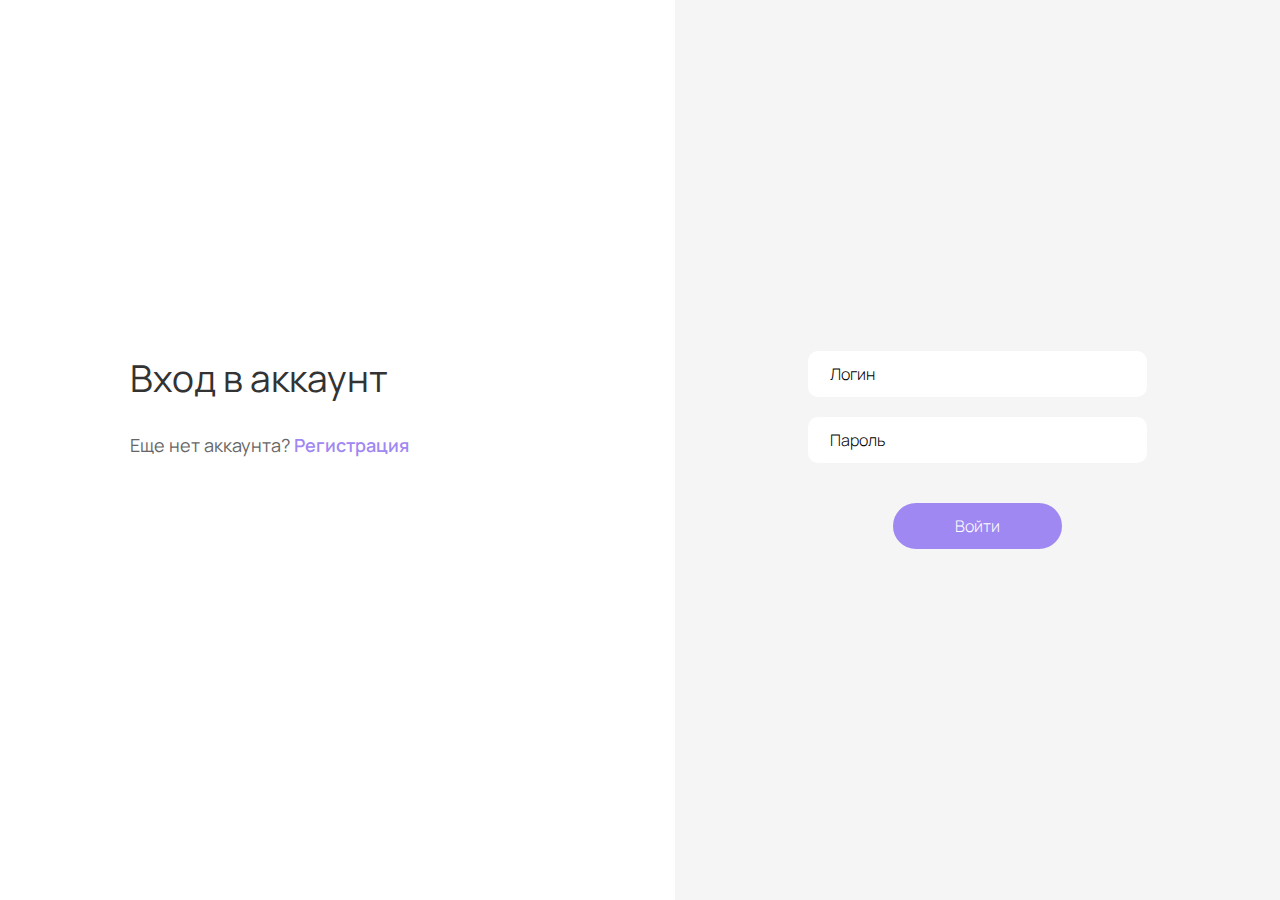
<file: frontend/templates/enter.html>
<!DOCTYPE html>
<html lang="ru">
<head>
    <meta charset="UTF-8" />
    <meta name="viewport" content="width=device-width, initial-scale=1.0" />
    <title>Вход в аккаунт</title>
    <link rel="preconnect" href="https://fonts.googleapis.com" />
    <link rel="preconnect" href="https://fonts.gstatic.com" crossorigin />
    <link
            href="https://fonts.googleapis.com/css2?family=Manrope:wght@300;400;600&display=swap"
            rel="stylesheet"
    />
    <link rel="stylesheet" href="../static/style.css" />
    <script src="https://code.jquery.com/jquery-3.6.0.min.js"></script>
</head>
<body class="form-page">
<div class="left-section">
    <h1>Вход в аккаунт</h1>
    <div class="auth-link">
        Еще нет аккаунта? <a href="registration.html">Регистрация</a>
    </div>
</div>

<div class="right-section">
    <div class="form-container">   
        <!-- Блок для сообщений об ошибке (изначально скрыт) -->
        <div id="error-message" style="display: none; color: #d32f2f; margin-bottom: 15px;"></div>

        <form id="loginForm">
            <div class="form-group">
                <input
                        type="text"
                        id="login"
                        name="username"
                        class="input-field"
                        placeholder="Логин"
                        required
                />
            </div>

            <div class="form-group">
                <input
                        type="password"
                        id="password"
                        name="password"
                        class="input-field"
                        placeholder="Пароль"
                        required
                />
            </div>
          
            <button type="submit" class="submit-btn">Войти</button>
        </form>
    </div>
</div>

<script>
    $(document).ready(function() {
        $('#loginForm').submit(function(e) {
            e.preventDefault();

            // Показываем состояние загрузки
            const $btn = $('.submit-btn');
            $btn.prop('disabled', true).text('Вход...'); //во время отправки блокируем кнопку и меняем текст
            $('#error-message').hide();

            // Отправка данных на сервер в формате json
            $.ajax({
                url: 'http://localhost:8080/api/v1/auth/login', //потом поменять
                type: 'POST',
                contentType: 'application/json',
                data: JSON.stringify({
                    username: $('#login').val(),
                    password: $('#password').val()
                }),
                success: function(response) {
                    console.log("Успешный ответ от сервера:", response);

                    if (response) {
                        document.cookie = `USER_JWT=${response}; path=/; max-age=${60*60*24*7}; Secure; SameSite=Strict`;
                        window.location.href = 'index.html';
                    } else {
                        console.error("Токен отсутствует в ответе:", response);
                        $('#error-message').text('Ошибка: токен не получен').show();
                        $btn.prop('disabled', false).text('Войти');
                    }
                },
                error: function(xhr) {
                    // Обработка ошибок
                    $btn.prop('disabled', false).text('Войти');

                    let errorText = 'Ошибка авторизации';
                    if (xhr.status === 401) {
                        errorText = 'Неверный логин или пароль';
                    } else if (xhr.status === 0) {
                        errorText = 'Сервер недоступен';
                    } else if (xhr.responseJSON && xhr.responseJSON.message) {
                        errorText = xhr.responseJSON.message;
                    }

                    $('#error-message').text(errorText).show();
                }
            });
        });
    });
</script>
</body>
</html>
</file>
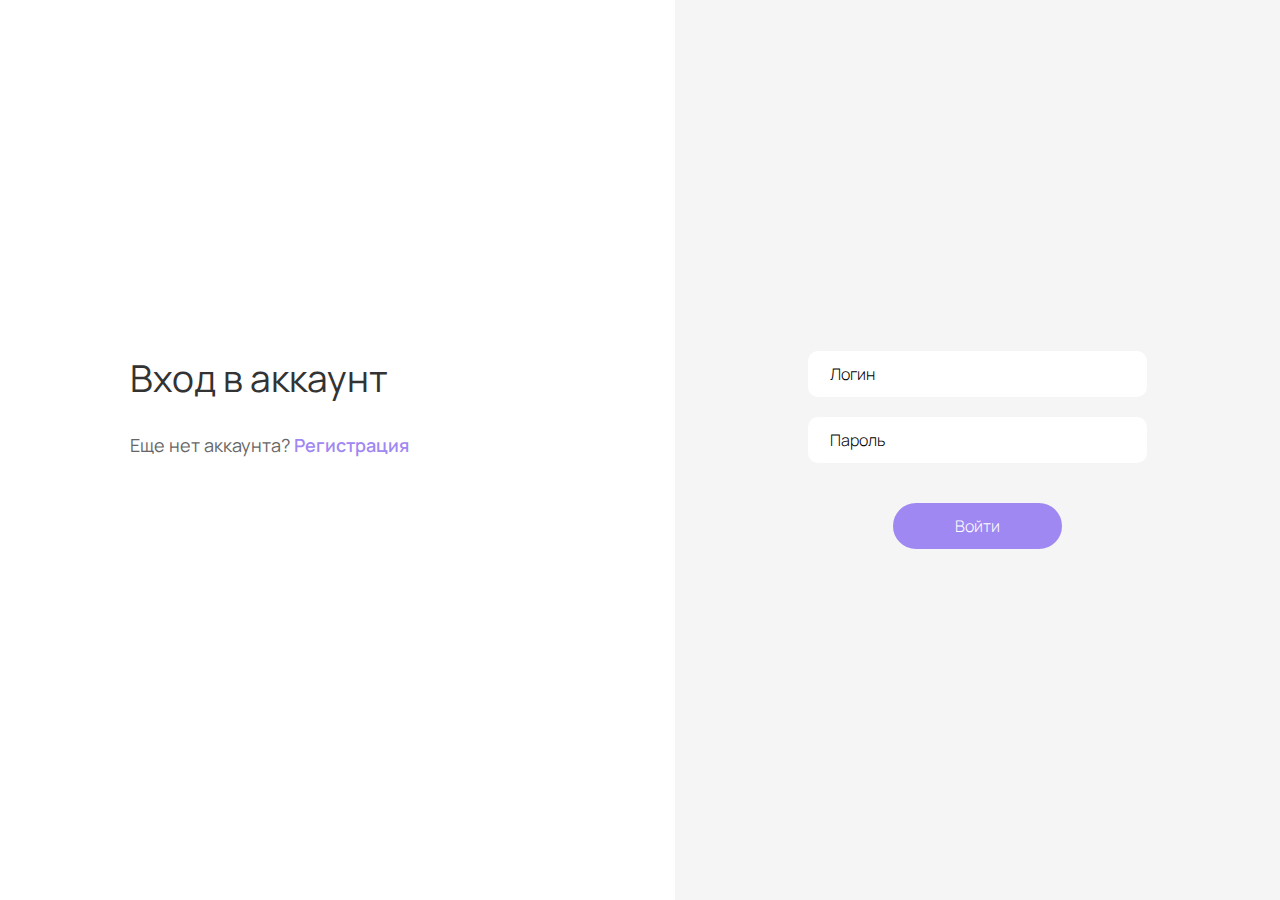
<file: frontend/templates/history.html>
<!DOCTYPE html>
<html lang="ru">
<head>
    <meta charset="UTF-8" />
    <meta name="viewport" content="width=device-width, initial-scale=1.0" />
    <title>История операций | Трекер финансов</title>
    <link rel="preconnect" href="https://fonts.googleapis.com" />
    <link rel="preconnect" href="https://fonts.gstatic.com" crossorigin />
    <link href="https://fonts.googleapis.com/css2?family=Manrope:wght@300;400;500;600;700&display=swap" rel="stylesheet" />
    <link rel="stylesheet" href="../static/style_history.css" />
    <script src="https://code.jquery.com/jquery-3.6.0.min.js"></script>
</head>
<body>
<!-- Боковое меню -->
<div class="side-menu">
    <div class="menu-item" title="Добавить операцию" id="addOperationBtn">
        <img src="../media/plus.png" alt="" />
    </div>
    <a href="index.html" class="menu-item" title="Дом">
        <img src="../media/home.png" alt="" />
    </a>
    <a href="#" class="menu-item active" title="История">
        <img src="../media/history.png" alt="" />
    </a>
    <a href="main.html" class="menu-item" title="Выход">
        <img src="../media/exit.png" alt="" />
    </a>
</div>

<div class="container">
    <!-- Основной контент -->
    <div class="content">
        <div class="history-header">
            <h1 class="history-title">История операций</h1>
        </div>

        <!-- История операций -->
        <div class="operations-container" id="operationsContainer">
            <!-- Операции будут загружаться динамически -->
        </div>
    </div>

    <!-- Фильтрация в стиле модального окна -->
    <div class="filters-sidebar">
        <h2 class="filters-title">Фильтрация</h2>

        <div class="filter-tabs">
            <div class="filter-tab active" data-filter-tab="income">Доход</div>
            <div class="filter-tab" data-filter-tab="expense">Расход</div>
        </div>

        <div class="filter-categories" id="filterCategories">
            <!-- Категории будут загружены динамически -->
        </div>

        <div class="filter-buttons">
            <button class="filter-btn apply">Применить</button>
            <button class="filter-btn reset">Сбросить</button>
        </div>
    </div>
</div>

<!-- Модальное окно для добавления операций -->
<div class="modal" id="operationModal" style="display:none;">
    <div class="modal-content">
        <span class="close" style="cursor:pointer;">&times;</span>

        <div class="tabs">
            <div class="tab" data-tab="income">Доход</div>
            <div class="tab active" data-tab="expense">Расход</div>
        </div>

        <input type="number" class="amount-input" id="operationAmount" placeholder="Введите сумму" />

        <div class="modal-categories" id="modalCategories">
            <!-- Категории будут подгружаться -->
        </div>

        <button class="submit-btn" id="submitOperation">Отправить</button>
    </div>
</div>

<script>
    const MOCK_DATA = {
        categories: {
            income: [
                {id: 1, name: "Вклад", amount: 45000, color: "#FFF8A5"},
                {id: 2, name: "Бизнес", amount: 32000, color: "#A7BDEE"},
                {id: 3, name: "Зарплата", amount: 120000, color: "#81E472"},
                {id: 4, name: "Аренда", amount: 25000, color: "#D6A7EE"},
                {id: 5, name: "Криптовалюта", amount: 8500, color: "#EEA7A8"},
                {id: 6, name: "Другое", amount: 5200, color: "#4C5BCF"}
            ],
            expense: [
                {id: 101, name: "Дом", amount: 35000, color: "#E2A7EE"},
                {id: 102, name: "Продукты", amount: 18000, color: "#B3EEA7"},
                {id: 103, name: "Хобби", amount: 12000, color: "#EEA7A8"},
                {id: 104, name: "Кафе", amount: 8500, color: "#EEC6A7"},
                {id: 105, name: "Здоровье", amount: 6200, color: "#A7ECEE"},
                {id: 106, name: "Другое", amount: 4300, color: "#EEEDA7"}
            ]
        }
    };

    const API_BASE_URL = 'http://localhost:8080/api/v1';
    const MOCK_MODE = true;

    function getJwtToken() {
        const cookies = document.cookie.split(';');
        for (let cookie of cookies) {
            const [name, value] = cookie.trim().split('=');
            if (name === 'USER_JWT') {
                return value;
            }
        }
        return null;
    }

    $.ajaxSetup({
        beforeSend: function(xhr) {
            const token = getJwtToken();
            if (token) {
                xhr.setRequestHeader('Authorization', 'Bearer ' + token);
            }
        }
    });

    function groupByDate(operations) {
        return operations.reduce((acc, op) => {
            const date = op.transactionDate.split('T')[0];
            if (!acc[date]) acc[date] = [];
            acc[date].push(op);
            return acc;
        }, {});
    }

    function formatDate(dateString) {
        const date = new Date(dateString);
        const options = { day: 'numeric', month: 'long' };
        return date.toLocaleDateString('ru-RU', options);
    }

    function displayGroupedOperations(groupedData) {
        const $container = $('#operationsContainer');
        $container.empty();

        if (!groupedData || Object.keys(groupedData).length === 0) {
            $container.append('<div class="no-data">Нет операций для отображения</div>');
            return;
        }

        Object.keys(groupedData)
            .sort((a, b) => new Date(b) - new Date(a))
            .forEach(date => {
                const dateElement = $(`<div class="operations-date">${formatDate(date)}</div>`);
                const dayContainer = $('<div class="operations-day">').append(dateElement);

                groupedData[date].forEach(op => {
                    const type = op.transactionType.toLowerCase();
                    const amountClass = type === 'income' ? 'income' : 'expense';
                    const amountSign = type === 'income' ? '+' : '-';

                    // Здесь можно заменить categoryId на название категории, если есть данные
                    let categoryName = op.categoryName || op.categoryId || 'Другое';

                    dayContainer.append(`
                        <div class="operation-item" data-id="${op.id}">
                            <span class="operation-category">${categoryName}</span>
                            <span class="operation-amount ${amountClass}">${amountSign}${op.amount.toLocaleString('ru-RU')} руб</span>
                        </div>
                    `);
                });

                $container.append(dayContainer);
            });
    }

    // Загрузка категорий для фильтра и модального окна
    function fetchCategories(type) {
        const typeParam = type.toLowerCase(); // исправлено, чтобы передавать lower case
        if (MOCK_MODE) return Promise.resolve(MOCK_DATA.categories[typeParam]);
        return $.get(`${API_BASE_URL}/categories?categoryType=${typeParam}`).then(response => response);
    }

    function showCategoriesInModal(categories) {
        if (!categories || categories.length === 0) {
            $('#modalCategories').html('<div class="error-message">Категории не найдены</div>');
            return;
        }

        let html = '';
        categories.forEach(cat => {
            html += `
            <div class="modal-category" data-id="${cat.id}">
              <div class="category-circle" style="background-color: ${cat.color || '#ccc'}"></div>
              ${cat.name}
            </div>
          `;
        });
        $('#modalCategories').html(html);

        $('.modal-category').click(function() {
            $('.modal-category').removeClass('selected');
            $(this).addClass('selected');
        });
    }

    // Отображение категорий для фильтра
    function showCategoriesInFilter(categories) {
        if (!categories || categories.length === 0) {
            $('#filterCategories').html('<div class="error-message">Категории не найдены</div>');
            return;
        }

        let html = '';
        categories.forEach(cat => {
            html += `
            <div class="filter-category" data-id="${cat.id}" style="cursor:pointer;">
                <div class="category-circle" style="background-color: ${cat.color || '#ccc'}"></div>
                ${cat.name}
            </div>
            `;
        });
        $('#filterCategories').html(html);

        // Обработчик выбора категории фильтра
        $('.filter-category').click(function() {
            $(this).toggleClass('selected');
        });
    }

    async function updateFilterUI() {
        const type = $('.filter-tab.active').data('filter-tab');
        $('#filterCategories').html('<div class="loading-message">Загрузка категорий...</div>');

        try {
            const categories = await fetchCategories(type);
            showCategoriesInFilter(categories);
        } catch (error) {
            console.error('Ошибка загрузки категорий для фильтра:', error);
            $('#filterCategories').html('<div class="error-message">Не удалось загрузить категории</div>');
            if (MOCK_MODE) {
                showCategoriesInFilter(MOCK_DATA.categories[type]);
            }
        }
    }

    async function updateModalCategories(type) {
        $('#modalCategories').html('<div class="loading-message">Загрузка категорий...</div>');
        try {
            const categories = await fetchCategories(type.toLowerCase());
            showCategoriesInModal(categories);
        } catch (error) {
            console.error('Ошибка загрузки категорий для модального окна:', error);
            $('#modalCategories').html('<div class="error-message">Не удалось загрузить категории</div>');
            if (MOCK_MODE) {
                showCategoriesInModal(MOCK_DATA.categories[type.toLowerCase()]);
            }
        }
    }

    async function loadOperations() {
        try {
            const type = $('.filter-tab.active').data('filter-tab').toUpperCase();
            const selectedCategories = $('.filter-category.selected').map((i, el) => $(el).data('id')).get();

            let url = `${API_BASE_URL}/transaction/history?type=${type}`;
            if (selectedCategories.length > 0) {
                url += `&categories=${selectedCategories.join(',')}`;
            }

            const response = await $.get(url);
            const grouped = groupByDate(response);
            displayGroupedOperations(grouped);
        } catch (error) {
            console.error('Ошибка загрузки операций:', error);
            if (error.status === 403) {
                alert('Сессия истекла. Пожалуйста, войдите снова.');
                window.location.href = 'enter.html';
            } else {
                $('#operationsContainer').html('<div class="error-message">Ошибка загрузки данных</div>');
            }
        }
    }

    function validateOperation(amount, categoryId) {
        if (isNaN(amount) || amount <= 0) {
            alert('Введите корректную сумму (больше 0)');
            return false;
        }
        if (!categoryId) {
            alert('Выберите категорию');
            return false;
        }
        return true;
    }

    $(document).ready(function() {
        if (!getJwtToken()) {
            alert('Пожалуйста, авторизуйтесь');
            window.location.href = 'enter.html';
            return;
        }

        loadOperations();
        updateFilterUI();

        $('.filter-tab').click(async function() {
            $('.filter-tab').removeClass('active');
            $(this).addClass('active');
            await updateFilterUI();
            loadOperations();
        });

        $('.filter-btn.apply').click(loadOperations);

        $('.filter-btn.reset').click(function() {
            $('.filter-category').removeClass('selected');
            loadOperations();
        });

        $('#addOperationBtn').click(function() {
            $('#operationModal').show();
            const type = $('.tab.active').data('tab').toUpperCase();
            updateModalCategories(type);
        });

        // Закрытие модального окна при клике на крестик или на фон (только если клик по самому фону)
        $('.close').click(() => $('#operationModal').hide());
        $('#operationModal').click(function(e) {
            if (e.target === this) {
                $('#operationModal').hide();
            }
        });

        $('.tab').click(function() {
            $('.tab').removeClass('active');
            $(this).addClass('active');
            const type = $(this).data('tab').toUpperCase();
            updateModalCategories(type);
        });

        $('#submitOperation').click(async function() {
            const amount = parseFloat($('#operationAmount').val());
            const type = $('.tab.active').data('tab').toUpperCase();
            const categoryId = $('.modal-category.selected').data('id');

            if (!validateOperation(amount, categoryId)) return;

            try {
                await $.ajax({
                    url: `${API_BASE_URL}/transaction`,
                    type: 'POST',
                    contentType: 'application/json',
                    data: JSON.stringify({
                        amount: amount,
                        transactionType: type,
                        categoryId: categoryId
                    })
                });

                $('#operationModal').hide();
                $('#operationAmount').val('');
                $('.modal-category.selected').removeClass('selected');
                loadOperations();
            } catch (error) {
                console.error('Ошибка при добавлении операции:', error);
                if (error.status === 403) {
                    alert('Сессия истекла. Пожалуйста, войдите снова.');
                    window.location.href = 'enter.html';
                } else {
                    alert('Не удалось добавить операцию: ' + (error.responseJSON?.message || error.statusText || 'Ошибка'));
                }
            }
        });
    });
</script>
</body>
</html>
</file>
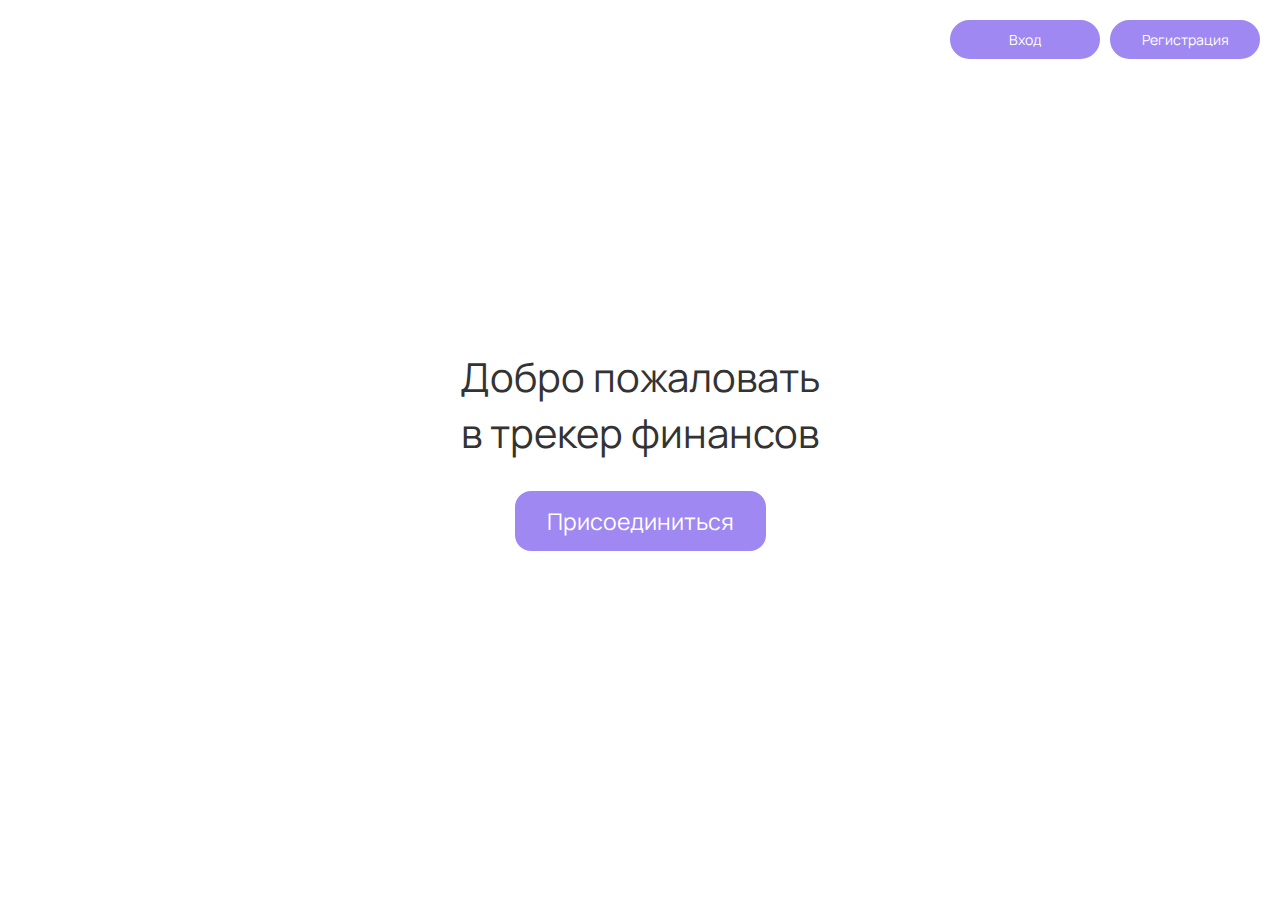
<file: frontend/templates/main.html>
<!DOCTYPE html>
<html lang="ru">
<head>
  <meta charset="UTF-8" />
  <meta name="viewport" content="width=device-width, initial-scale=1.0" />
  <title>Трекер финансов</title>
  <link rel="preconnect" href="https://fonts.googleapis.com" />
  <link rel="preconnect" href="https://fonts.gstatic.com" crossorigin />
  <link
          href="https://fonts.googleapis.com/css2?family=Manrope:wght@400&display=swap"
          rel="stylesheet"
  />
  <link
          href="https://fonts.googleapis.com/css2?family=Manrope:wght@300;400;600&display=swap"
          rel="stylesheet"
  />
  <link rel="stylesheet" href="../static/style.css" />
</head>
<body class="main-page">
<div class="auth-buttons">
  <a href="enter.html" class="auth-btn">Вход</a>
  <a href="registration.html" class="auth-btn">Регистрация</a>
</div>

<div class="welcome-text">Добро пожаловать<br />в трекер финансов</div>
<a href="registration.html" class="join-link">Присоединиться</a>
</body>
</html>
</file>
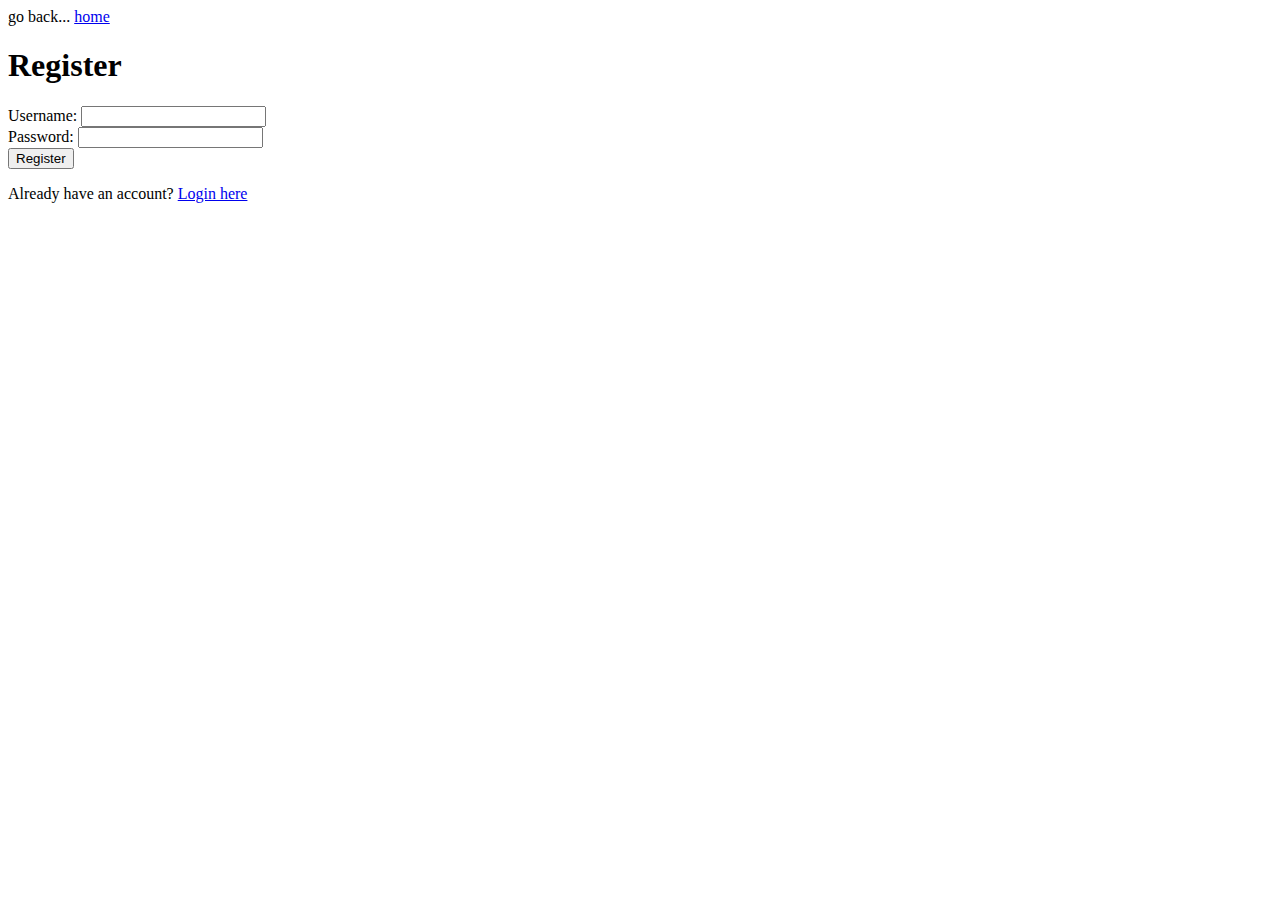
<file: frontend/templates/register.html>
<!DOCTYPE html>
<html lang="en">
<head>
    <meta charset="UTF-8">
    <title>Register</title>
</head>
<body>
go back...

<a href="/home">home</a>
<h1>Register</h1>
<form method="post" action="/register">
    <div>
        <label for="username">Username:</label>
        <input type="text" id="username" name="username" required>
        <span th:if="${error}" style="color:red" th:text="${error}"></span>
    </div>
    <div>
        <label for="password">Password:</label>
        <input type="password" id="password" name="password" required>
    </div>
    <button type="submit">Register</button>
</form>
<p>Already have an account? <a href="/login">Login here</a></p>

</body>
</html>
</file>
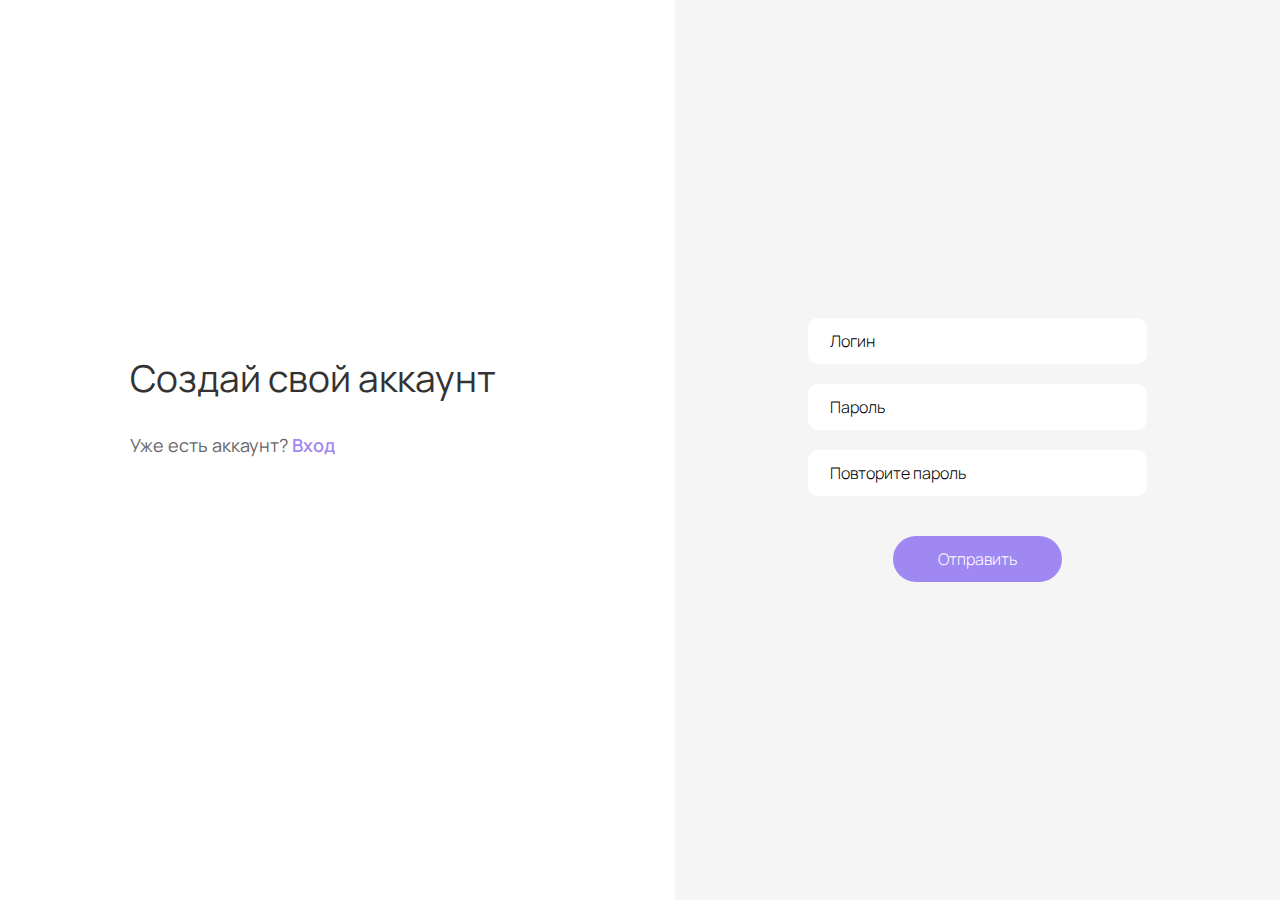
<file: frontend/templates/registration.html>
<!DOCTYPE html>
<html lang="ru">
<head>
    <meta charset="UTF-8" />
    <meta name="viewport" content="width=device-width, initial-scale=1.0" />
    <title>Регистрация</title>
    <link rel="preconnect" href="https://fonts.googleapis.com" />
    <link rel="preconnect" href="https://fonts.gstatic.com" crossorigin />
    <link
            href="https://fonts.googleapis.com/css2?family=Manrope:wght@300;400;600&display=swap"
            rel="stylesheet"
    />
    <link rel="stylesheet" href="../static/style.css" />
    <script src="https://code.jquery.com/jquery-3.6.0.min.js"></script>
</head>
<body class="form-page">
<div class="left-section">
    <h1>Создай свой аккаунт</h1>
    <div class="auth-link">
        Уже есть аккаунт? <a href="enter.html">Вход</a>
    </div>
</div>

<div class="right-section">
    <div class="form-container">
        <!-- Блок для сообщений об ошибке (изначально скрыт) -->
        <div id="error-message" style="display: none; color: #d32f2f; margin-bottom: 15px;"></div>
        <div id="success-message" style="display: none; color: #2e7d32; margin-bottom: 15px;"></div>

        <form id="registerForm">
            <div class="form-group">
                <input
                        type="text"
                        id="login"
                        name="username"
                        class="input-field"
                        placeholder="Логин"
                        required
                />
            </div>

            <div class="form-group">
                <input
                        type="password"
                        id="password"
                        name="password"
                        class="input-field"
                        placeholder="Пароль"
                        required
                />
            </div>

            <div class="form-group">
                <input
                        type="password"
                        id="confirm-password"
                        name="confirmPassword"
                        class="input-field"
                        placeholder="Повторите пароль"
                        required
                />
            </div>

            <button type="submit" class="submit-btn">Отправить</button>
        </form>
    </div>
</div>

<script>
    $(document).ready(function() {
        $('#registerForm').submit(function(e) {
            e.preventDefault();

            // Проверка совпадения паролей, возможно это на бэке надо было делать, но если что просто убрать 8 строчек
            const password = $('#password').val();
            const confirmPassword = $('#confirm-password').val();

            if (password !== confirmPassword) {
                $('#error-message').text('Пароли не совпадают').show();
                $('#success-message').hide();
                return;
            }

            // Показываем состояние загрузки
            const $btn = $('.submit-btn');
            $btn.prop('disabled', true).text('Регистрация...'); //при отправке кнопка не работает и меняется текст
            $('#error-message').hide();
            $('#success-message').hide();

            // Отправка данных на сервер в формате json
            $.ajax({
                url: 'http://localhost:8080/api/v1/auth/register',
                type: 'POST',
                contentType: 'application/json',
                data: JSON.stringify({
                    username: $('#login').val(),
                    password: password
                }),
                success: function(response) {
                    // Успешная регистрация
                    $btn.prop('disabled', false).text('Отправить');
                    $('#success-message').text('Регистрация прошла успешно!').show();

                    // Опционально: перенаправление после задержки
                    setTimeout(() => {
                        window.location.href = 'enter.html'; // Перенаправляем на страницу входа через 1,5 секунды (нужно ли?)
                    }, 1500);
                },
                error: function(xhr) {
                    // Обработка ошибок
                    $btn.prop('disabled', false).text('Зарегистрироваться');

                    let errorText = 'Ошибка регистрации';
                    if (xhr.status === 400) {
                        errorText = 'Некорректные данные';
                    } else if (xhr.status === 409) {
                        errorText = 'Пользователь с таким логином уже существует';
                    } else if (xhr.status === 0) {
                        errorText = 'Сервер недоступен';
                    } else if (xhr.responseJSON && xhr.responseJSON.message) {
                        errorText = xhr.responseJSON.message;
                    }

                    $('#error-message').text(errorText).show();
                }
            });
        });
    });
</script>
</body>
</html>
</file>
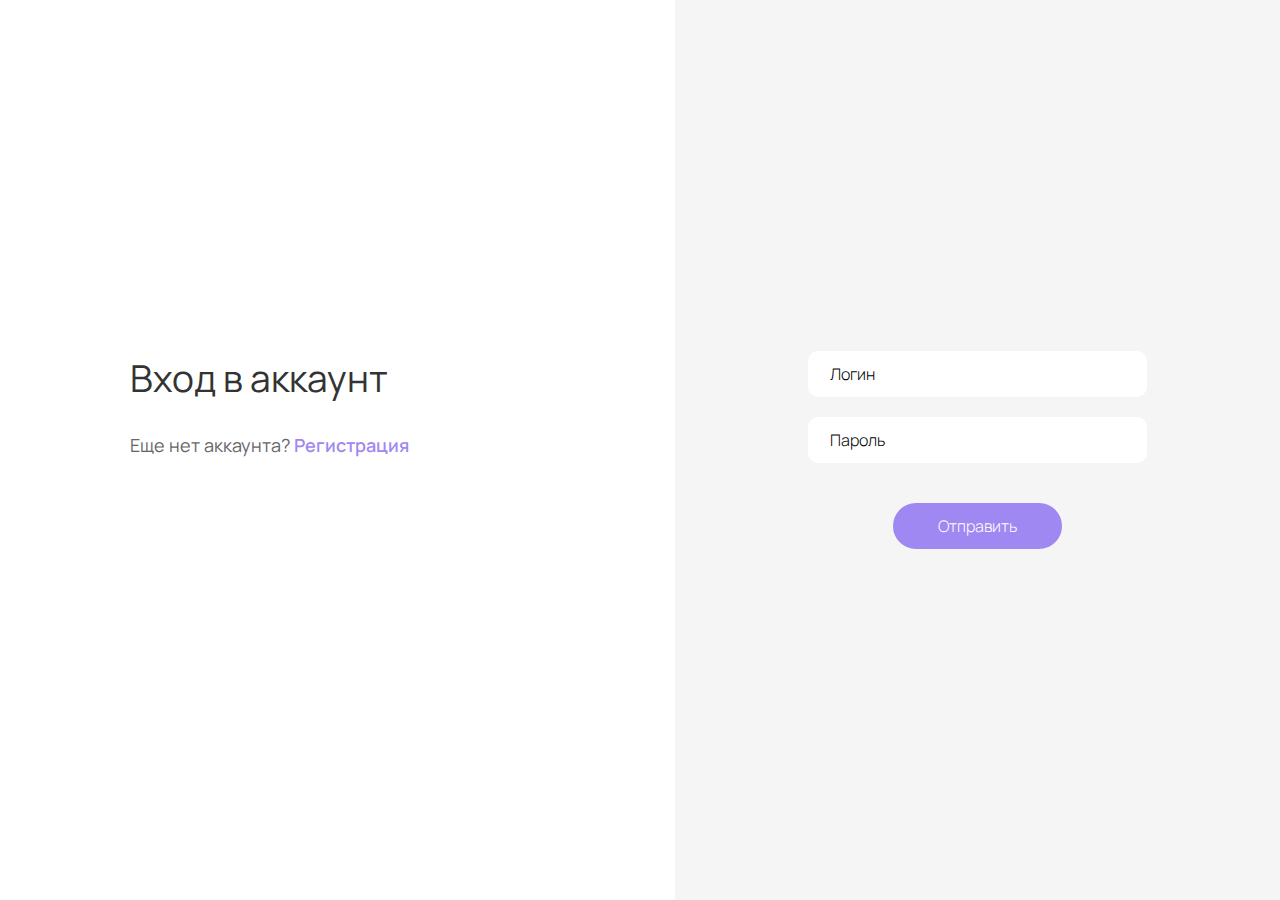
<file: src/main/resources/templates/enter.html>
<!DOCTYPE html>
<html lang="ru">
<head>
    <meta charset="UTF-8" />
    <meta name="viewport" content="width=device-width, initial-scale=1.0" />
    <title>Вход в аккаунт</title>
    <link rel="preconnect" href="https://fonts.googleapis.com" />
    <link rel="preconnect" href="https://fonts.gstatic.com" crossorigin />
    <link
            href="https://fonts.googleapis.com/css2?family=Manrope:wght@300;400;600&display=swap"
            rel="stylesheet"
    />
    <link
            href="https://fonts.googleapis.com/css2?family=Manrope:wght@300;400;600&display=swap"
            rel="stylesheet"
    />
    <link rel="stylesheet" href="../static/style.css" />
</head>
<body class="form-page">
<div class="left-section">
    <h1>Вход в аккаунт</h1>
    <div class="auth-link">
        Еще нет аккаунта? <a href="registration.html">Регистрация</a>
    </div>
</div>

<div class="right-section">
    <div class="form-container">
        <form>
            <div class="form-group">
                <input
                        type="text"
                        id="login"
                        class="input-field"
                        placeholder="Логин"
                        required
                />
            </div>

            <div class="form-group">
                <input
                        type="password"
                        id="password"
                        class="input-field"
                        placeholder="Пароль"
                        required
                />
            </div>

            <button type="submit" class="submit-btn">Отправить</button>
        </form>
    </div>
</div>
</body>
</html>
</file>
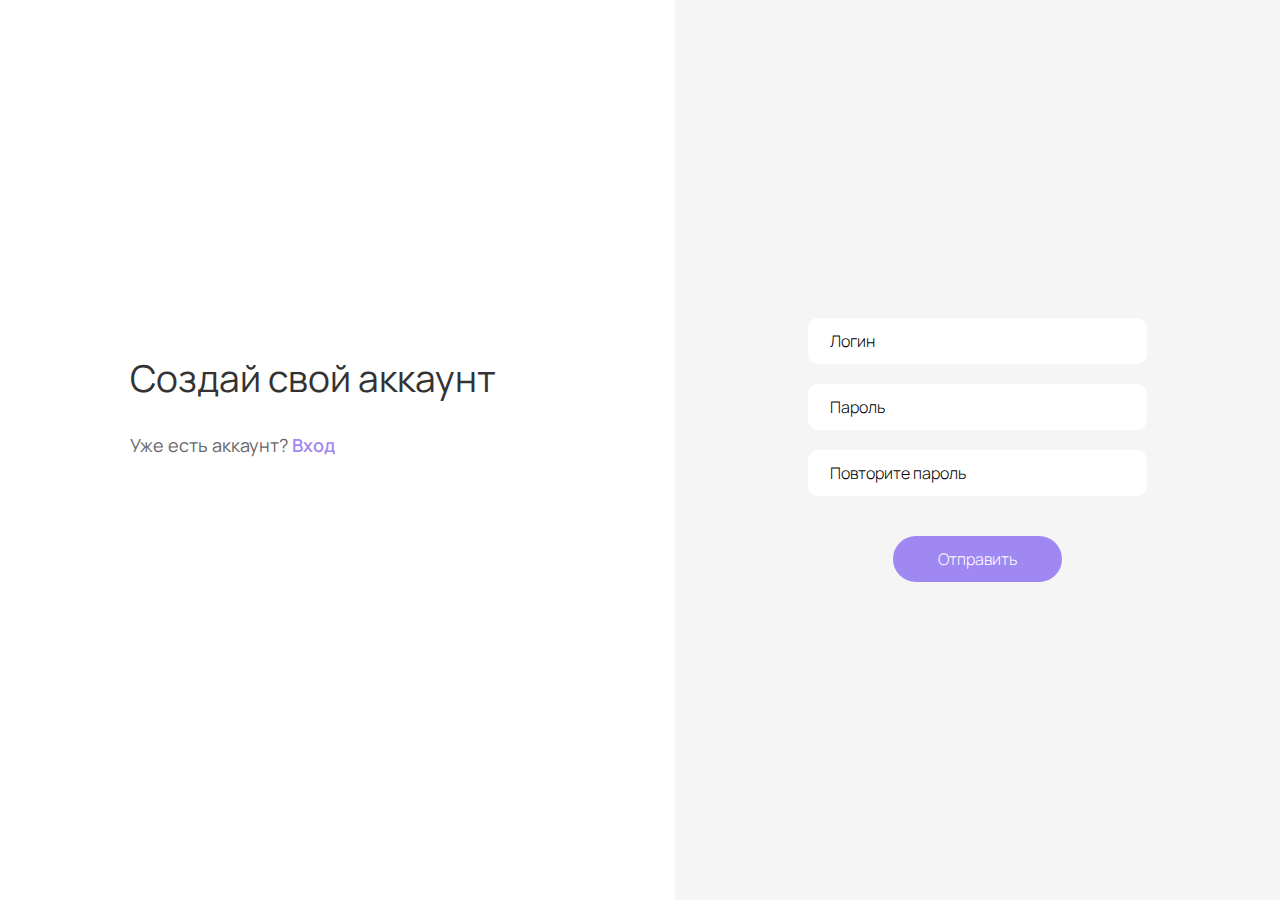
<file: src/main/resources/templates/registration.html>
<!DOCTYPE html>
<html lang="ru">
<head>
    <meta charset="UTF-8" />
    <meta name="viewport" content="width=device-width, initial-scale=1.0" />
    <title>Регистрация</title>
    <link rel="preconnect" href="https://fonts.googleapis.com" />
    <link rel="preconnect" href="https://fonts.gstatic.com" crossorigin />
    <link
            href="https://fonts.googleapis.com/css2?family=Manrope:wght@300;400;600&display=swap"
            rel="stylesheet"
    />
    <link rel="stylesheet" href="../static/style.css"/>
</head>
<body class="form-page">
<div class="left-section">
    <h1>Создай свой аккаунт</h1>
    <div class="auth-link">
        Уже есть аккаунт? <a href="enter.html">Вход</a>
    </div>
</div>

<div class="right-section">
    <div class="form-container">
        <form>
            <div class="form-group">
                <input
                        type="text"
                        id="login"
                        class="input-field"
                        placeholder="Логин"
                        required
                />
            </div>

            <div class="form-group">
                <input
                        type="password"
                        id="password"
                        class="input-field"
                        placeholder="Пароль"
                        required
                />
            </div>

            <div class="form-group">
                <input
                        type="password"
                        id="confirm-password"
                        class="input-field"
                        placeholder="Повторите пароль"
                        required
                />
            </div>

            <button type="submit" class="submit-btn">Отправить</button>
        </form>
    </div>
</div>
</body>
</html>
</file>
<file: frontend/static/style.css>
/* Общие стили */
* {
    box-sizing: border-box;
}

body {
    font-family: "Manrope", sans-serif;
    margin: 0;
    padding: 0;
    min-height: 100vh;
    overflow: hidden;
}

/* Стили для главной страницы */
.main-page {
    display: flex;
    flex-direction: column;
    justify-content: center;
    align-items: center;
    height: 100vh;
    position: relative;
    background-color: white;
}

.auth-buttons {
    position: absolute;
    top: 20px;
    right: 20px;
    display: flex;
    gap: 10px;
}

.auth-btn {
    background-color: #9f88f2;
    color: white;
    border: 2px solid #9f88f2;
    padding: 8px 25px;
    font-size: 14px;
    border-radius: 20px;
    cursor: pointer;
    transition: all 0.3s ease;
    font-weight: 400;
    text-decoration: none;
    display: inline-block;
    min-width: 150px;
    text-align: center;
    box-sizing: border-box;
}

.auth-btn:hover {
    background-color: white;
    color: #9f88f2;
}

.welcome-text {
    color: #333;
    margin-bottom: 30px;
    font-size: 40px;
    text-align: center;
    line-height: 1.4;
    font-weight: 400;
}

.join-link {
    background-color: #9f88f2;
    color: white;
    border: 2px solid #9f88f2;
    padding: 12px 30px;
    font-size: 23px;
    border-radius: 16px;
    cursor: pointer;
    transition: all 0.3s ease;
    font-weight: 400;
    text-decoration: none;
    display: inline-block;
}

.join-link:hover {
    background-color: white;
    color: #9f88f2;
}

/* Стили для форм (вход/регистрация) */
.form-page {
    display: flex;
}

.left-section {
    width: 50%;
    background-color: white;
    display: flex;
    flex-direction: column;
    justify-content: center;
    padding: 0 60px;
    margin-left: 70px;
    margin-bottom: 90px;
}

.right-section {
    width: 50%;
    background-color: #f5f5f5;
    display: flex;
    flex-direction: column;
    justify-content: center;
    padding: 0 60px;
    height: 100vh;
}

.form-container {
    width: 70%;
    margin: 0 auto;
}

h1 {
    color: #333;
    margin-bottom: 30px;
    font-size: 37px;
    font-weight: 400;
}

.auth-link {
    margin-bottom: 25px;
    color: #666;
    font-size: 18px;
}

.auth-link a {
    color: #9f88f2;
    text-decoration: none;
    font-weight: 600;
}

.auth-link a:hover {
    text-decoration: underline;
}

.form-group {
    margin-bottom: 20px;
    text-align: left;
}

.input-field {
    width: 100%;
    padding: 10px 20px;
    border: 2px solid #ffffff;
    border-radius: 10px;
    font-size: 16px;
    background-color: white;
    font-family: "Manrope", sans-serif;
    font-weight: 300;
    color: #333;
    display: block;
    margin: 0 auto;
}

.input-field:focus {
    outline: none;
    background-color: rgba(159, 136, 242, 0.1);
}

.input-field::placeholder {
    color: #000000;
}

.submit-btn {
    background-color: #9f88f2;
    color: white;
    border: 2px solid #9f88f2;
    padding: 10px 24px;
    font-size: 16px;
    border-radius: 30px;
    cursor: pointer;
    transition: all 0.3s ease;
    width: 50%;
    margin-top: 40px;
    font-family: "Manrope", sans-serif;
    font-weight: 300;
    display: block;
    margin-left: auto;
    margin-right: auto;
}

.submit-btn:hover {
    background-color: white;
    color: #9f88f2;
}
</file>
<file: frontend/static/style_history.css>
:root {
    --primary-color: #9f88f2;
    --primary-dark: #7a5fdf;
    --income-color: #2ecc71;
    --expense-color: #e74c3c;
    --bg-color: #f8f9fa;
    --text-color: #333;
    --card-bg: #ffffff;
}

* {
    box-sizing: border-box;
    margin: 0;
    padding: 0;
    font-family: "Manrope", sans-serif;
}

body {
    background-color: var(--bg-color);
    color: var(--text-color);
    display: flex;
    min-height: 100vh;
}

/* Боковое меню */
.side-menu {
    width: 100px;
    height: 97vh;
    background-color: #9f88f2;
    border-radius: 25px;
    display: flex;
    flex-direction: column;
    align-items: center;
    padding-top: 50px;
    position: fixed;
    z-index: 100;
    box-shadow: 4px 0 15px rgba(0, 0, 0, 0.1);
    margin-top: 10px;
    margin-left: 20px;
}

.menu-item {
    width: 60px;
    height: 60px;
    border-radius: 20px;
    background-color: #9f88f2;
    display: flex;
    justify-content: center;
    align-items: center;
    margin-bottom: 25px;
    cursor: pointer;
    transition: all 0.3s;
    color: var(--primary-color);
    font-weight: 600;
    font-size: 24px;
    box-shadow: 0 4px 8px rgba(0, 0, 0, 0.1);
}

.menu-item:hover {
    transform: translateY(-5px);
    background-color: var(--primary-dark);
    color: rgb(83, 73, 149);
}

.menu-item.active {
    background-color: var(--primary-dark);
    color: #9f88f2;
    border-radius: 50%;
}

.container {
    flex: 1;
    padding: 40px 40px 40px 140px;
    max-width: 1200px;
    margin: 0 auto;
    display: flex;
    gap: 30px;
}

/* Основной контент */
.content {
    flex: 1;
}

/* Шапка */
.history-header {
    display: flex;
    justify-content: space-between;
    align-items: center;
    margin-bottom: 30px;
}

.history-title {
    font-size: 32px;
    font-weight: 600;
}

/* История операций */
.operations-container {
    background-color: var(--card-bg);
    border-radius: 20px;
    padding: 25px;
    box-shadow: 0 4px 15px rgba(0, 0, 0, 0.05);
    width: 650px;
    margin-right: 65px;
}

.operations-day {
    margin-bottom: 30px;
}

.operations-date {
    font-size: 18px;
    font-weight: 600;
    margin-bottom: 15px;
    color: var(--text-color);
}

.operation-item {
    display: flex;
    justify-content: space-between;
    padding: 15px;
    border-radius: 12px;
    margin-bottom: 10px;
    background-color: #f9f9f9;
}

.operation-category {
    font-weight: 500;
}

.operation-amount.income {
    color: var(--income-color);
    font-weight: 600;
}

.operation-amount.expense {
    color: var(--expense-color);
    font-weight: 600;
}

/* Фильтрация */
.filters-sidebar {

    background-color: var(--card-bg);
    border-radius: 20px;
    padding: 25px;
    box-shadow: 0 4px 15px rgba(0, 0, 0, 0.05);
    height: fit-content;
    position: sticky;
    top: 40px;
    align-self: flex-start;
    margin-top: 73px;
}

.filters-title {
    font-size: 20px;
    font-weight: 600;
    margin-bottom: 20px;
    text-align: center;
}

.filter-tabs {
    display: flex;
    margin-bottom: 20px;
    border-bottom: 1px solid #eee;
}

.filter-tab {
    flex: 1;
    text-align: center;
    padding: 12px 0;
    cursor: pointer;
    font-weight: 500;
    color: #666;
    transition: all 0.3s;
}

.filter-tab.active {
    font-weight: 600;
    color: var(--primary-color);
    border-bottom: 2px solid var(--primary-color);
    margin-bottom: -1px;
}

.filter-categories {
    display: grid;
    grid-template-columns: 1fr 1fr;
    gap: 12px;
    margin-bottom: 20px;
}

.filter-category {
    display: flex;
    align-items: center;
    padding: 12px;
    border: 1px solid #eee;
    border-radius: 15px;
    cursor: pointer;
    transition: all 0.3s;
    font-size: 14px;
    background-color: white;
}

.filter-category:hover {
    background-color: #f9f9f9;
}

.filter-category.selected {
    background-color: #f0f0ff;
    border-color: var(--primary-color);
}

.filter-category-circle {
    width: 16px;
    height: 16px;
    border-radius: 50%;
    margin-right: 10px;
    border: 2px solid #ddd;
    transition: all 0.3s;
}

.filter-category.selected .filter-category-circle {
    border-color: transparent;
}

.filter-buttons {
    display: flex;
    gap: 15px;
}

.filter-btn {
    padding: 15px;
    border: none;
    border-radius: 15px;
    cursor: pointer;
    font-weight: 600;
    transition: all 0.3s;
    flex: 1;
    text-align: center;
    font-size: 14px;
}

.filter-btn.apply {
    background-color: var(--primary-color);
    color: white;
}

.filter-btn.reset {
    background-color: #f0f0f0;
    color: var(--text-color);
}

.filter-btn:hover {
    transform: translateY(-2px);
    box-shadow: 0 4px 8px rgba(0, 0, 0, 0.1);
}

/* Модальное окно */
.modal {
    display: none;
    position: fixed;
    top: 0;
    left: 0;
    width: 100%;
    height: 100%;
    background-color: rgba(0,0,0,0.5);
    justify-content: center;
    align-items: center;
    z-index: 1000;
}

.modal-content {
    background-color: white;
    padding: 25px;
    border-radius: 20px;
    width: 320px;
    box-shadow: 0 4px 15px rgba(0, 0, 0, 0.1);
    margin: 0 auto;
    margin-top: 150px;
}

.tabs {
    display: flex;
    margin-bottom: 20px;
    border-bottom: 1px solid #eee;
}

.tab {
    flex: 1;
    text-align: center;
    padding: 12px 0;
    cursor: pointer;
    font-weight: 500;
    color: #666;
    transition: all 0.3s;
}

.tab.active {
    font-weight: 600;
    color: var(--primary-color);
    border-bottom: 2px solid var(--primary-color);
    margin-bottom: -1px;
}

.amount-input {
    width: 100%;
    padding: 15px;
    margin-bottom: 20px;
    border: 1px solid #ddd;
    border-radius: 15px;
    font-size: 16px;
    outline: none;
    transition: border 0.3s;
}

.amount-input:focus {
    border-color: var(--primary-color);
}

.modal-categories {
    display: grid;
    grid-template-columns: 1fr 1fr;
    gap: 12px;
    margin-bottom: 20px;
}

.modal-category {
    display: flex;
    align-items: center;
    padding: 12px;
    border: 1px solid #eee;
    border-radius: 15px;
    cursor: pointer;
    transition: all 0.3s;
    font-size: 14px;
    background-color: white;
}

.modal-category:hover {
    background-color: #f9f9f9;
}

.modal-category.selected {
    background-color: #f0f0ff;
    border-color: var(--primary-color);
}

.category-circle {
    width: 16px;
    height: 16px;
    border-radius: 50%;
    margin-right: 10px;
    border: 2px solid #ddd;
    transition: all 0.3s;
}

.modal-category.selected .category-circle {
    border-color: transparent;
}

.submit-btn {
    width: 100%;
    padding: 15px;
    background-color: var(--primary-color);
    color: white;
    border: none;
    border-radius: 15px;
    cursor: pointer;
    font-size: 16px;
    font-weight: 600;
    transition: background-color 0.3s;
}

.submit-btn:hover {
    background-color: var(--primary-dark);
}
 .operation-category {
     color: #000
 }
</file>
<file: src/main/resources/static/style.css>
/* Общие стили */
* {
    box-sizing: border-box;
}

body {
    font-family: "Manrope", sans-serif;
    margin: 0;
    padding: 0;
    min-height: 100vh;
    overflow: hidden;
}

/* Стили для главной страницы */
.main-page {
    display: flex;
    flex-direction: column;
    justify-content: center;
    align-items: center;
    height: 100vh;
    position: relative;
    background-color: white;
}

.auth-buttons {
    position: absolute;
    top: 20px;
    right: 20px;
    display: flex;
    gap: 10px;
}

.auth-btn {
    background-color: #9f88f2;
    color: white;
    border: 2px solid #9f88f2;
    padding: 8px 25px;
    font-size: 14px;
    border-radius: 20px;
    cursor: pointer;
    transition: all 0.3s ease;
    font-weight: 400;
    text-decoration: none;
    display: inline-block;
    min-width: 150px;
    text-align: center;
    box-sizing: border-box;
}

.auth-btn:hover {
    background-color: white;
    color: #9f88f2;
}

.welcome-text {
    color: #333;
    margin-bottom: 30px;
    font-size: 40px;
    text-align: center;
    line-height: 1.4;
    font-weight: 400;
}

.join-link {
    background-color: #9f88f2;
    color: white;
    border: 2px solid #9f88f2;
    padding: 12px 30px;
    font-size: 23px;
    border-radius: 16px;
    cursor: pointer;
    transition: all 0.3s ease;
    font-weight: 400;
    text-decoration: none;
    display: inline-block;
}

.join-link:hover {
    background-color: white;
    color: #9f88f2;
}

/* Стили для форм (вход/регистрация) */
.form-page {
    display: flex;
}

.left-section {
    width: 50%;
    background-color: white;
    display: flex;
    flex-direction: column;
    justify-content: center;
    padding: 0 60px;
    margin-left: 70px;
    margin-bottom: 90px;
}

.right-section {
    width: 50%;
    background-color: #f5f5f5;
    display: flex;
    flex-direction: column;
    justify-content: center;
    padding: 0 60px;
    height: 100vh;
}

.form-container {
    width: 70%;
    margin: 0 auto;
}

h1 {
    color: #333;
    margin-bottom: 30px;
    font-size: 37px;
    font-weight: 400;
}

.auth-link {
    margin-bottom: 25px;
    color: #666;
    font-size: 18px;
}

.auth-link a {
    color: #9f88f2;
    text-decoration: none;
    font-weight: 600;
}

.auth-link a:hover {
    text-decoration: underline;
}

.form-group {
    margin-bottom: 20px;
    text-align: left;
}

.input-field {
    width: 100%;
    padding: 10px 20px;
    border: 2px solid #ffffff;
    border-radius: 10px;
    font-size: 16px;
    background-color: white;
    font-family: "Manrope", sans-serif;
    font-weight: 300;
    color: #333;
    display: block;
    margin: 0 auto;
}

.input-field:focus {
    outline: none;
    background-color: rgba(159, 136, 242, 0.1);
}

.input-field::placeholder {
    color: #000000;
}

.submit-btn {
    background-color: #9f88f2;
    color: white;
    border: 2px solid #9f88f2;
    padding: 10px 24px;
    font-size: 16px;
    border-radius: 30px;
    cursor: pointer;
    transition: all 0.3s ease;
    width: 50%;
    margin-top: 40px;
    font-family: "Manrope", sans-serif;
    font-weight: 300;
    display: block;
    margin-left: auto;
    margin-right: auto;
}

.submit-btn:hover {
    background-color: white;
    color: #9f88f2;
}
</file>
